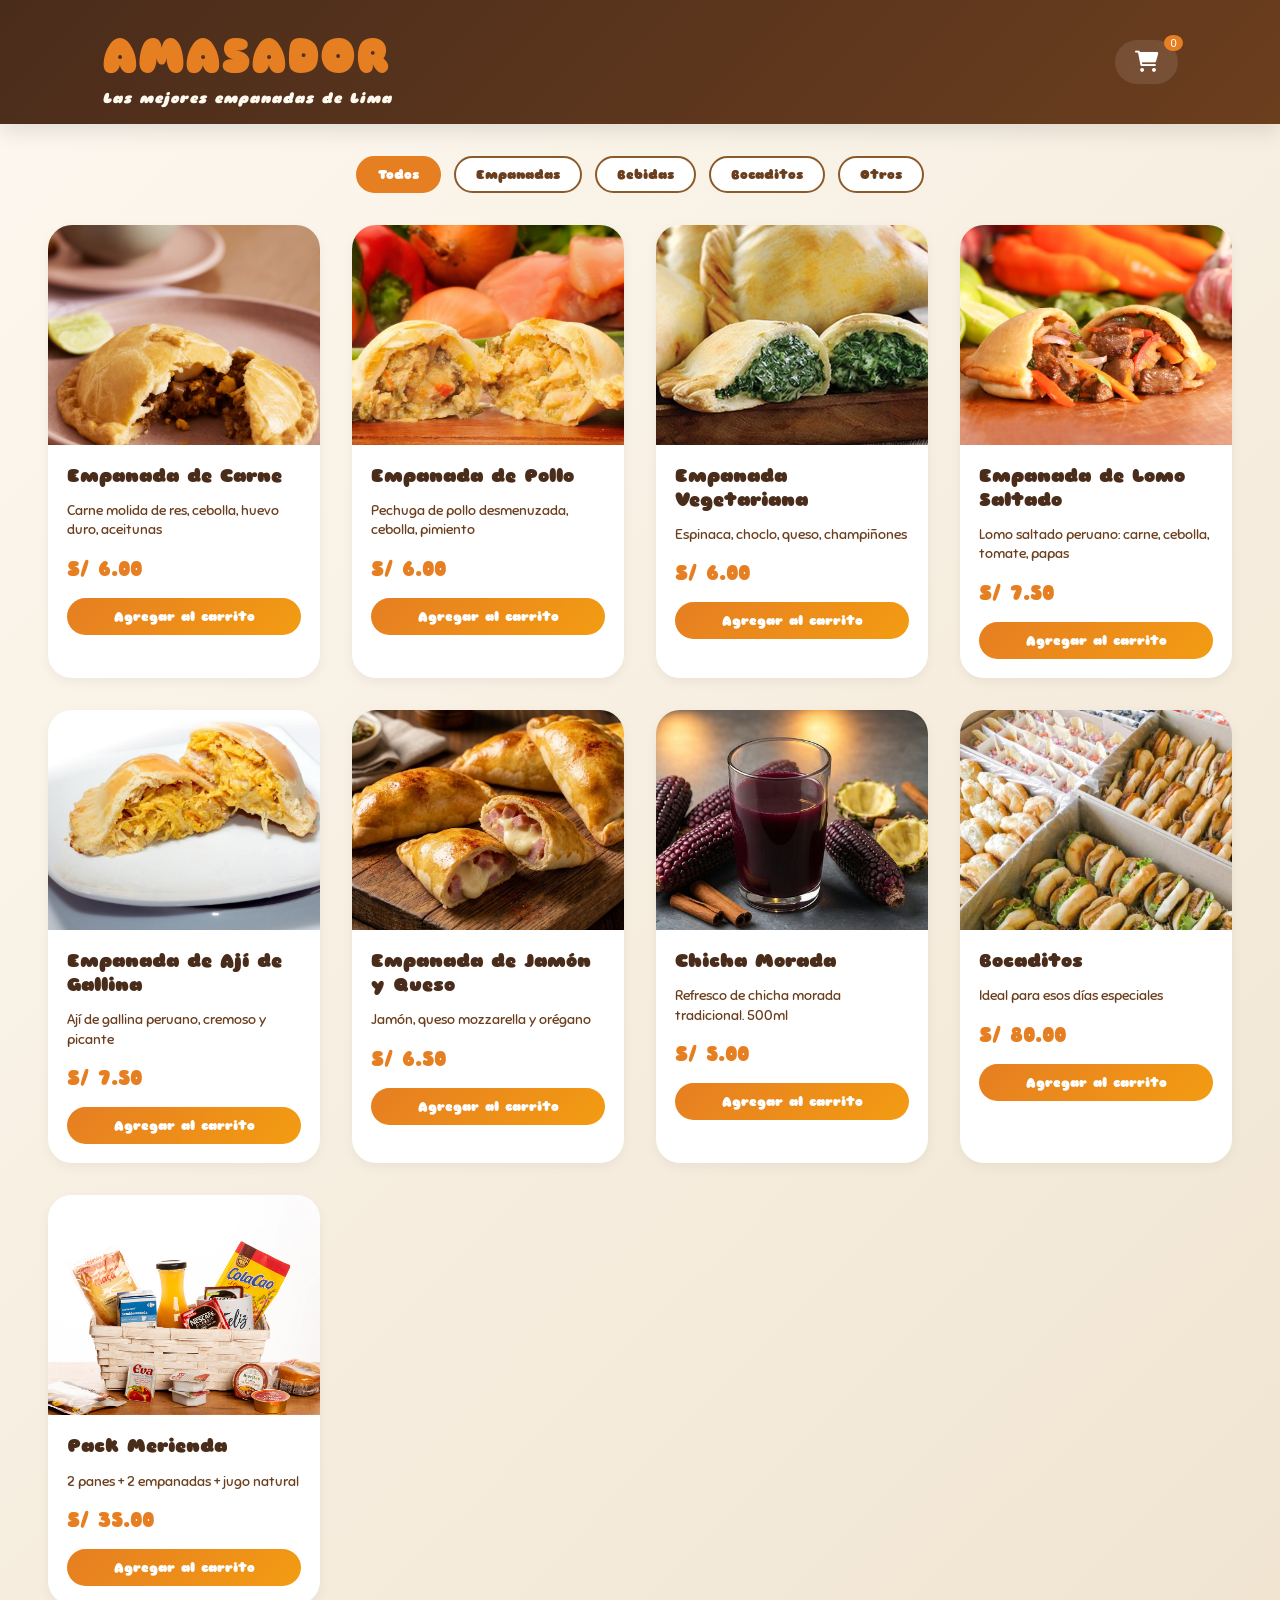
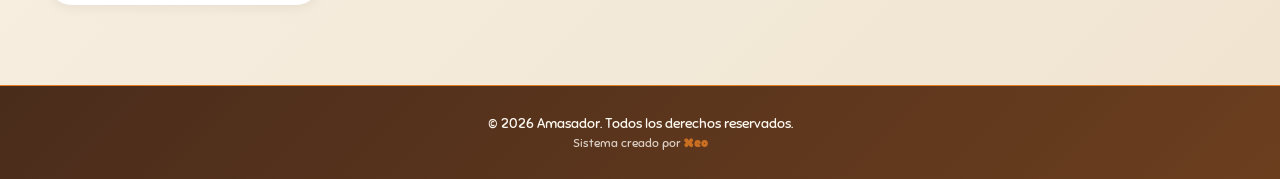
<file: index.html>
<!DOCTYPE html>
<html lang="es">
<head>
    <meta charset="UTF-8">
    <meta name="viewport" content="width=device-width, initial-scale=1.0, user-scalable=yes">
    <title>Amasador | Delivery de Empanadas</title>
    <link rel="preconnect" href="https://fonts.googleapis.com">
    <link rel="preconnect" href="https://fonts.gstatic.com" crossorigin>
    <link href="https://fonts.googleapis.com/css2?family=Sniglet&display=swap" rel="stylesheet">
    <link rel="icon" href="data:image/svg+xml,<svg xmlns='http://www.w3.org/2000/svg' viewBox='0 0 100 100'><text y='.9em' font-size='90'>🥟</text></svg>">
    <link rel="stylesheet" href="css/style.css">
    <link rel="stylesheet" href="https://cdnjs.cloudflare.com/ajax/libs/font-awesome/6.0.0/css/all.min.css">
</head>
<body>

<nav class="navbar">
    <div class="nav-logo" id="logo-home">
        <div class="logo-texto">
            AMASADOR
            <span class="slogan">Las mejores empanadas de Lima</span>
        </div>
    </div>
    <div class="nav-icons">
        <button class="cart-btn" id="cart-btn">
            <i class="fas fa-shopping-cart"></i>
            <span id="cart-count" class="cart-count">0</span>
        </button>
    </div>
</nav>

<main class="contenedor-principal">
    <section id="seccion-tienda" class="seccion-contenido active">
        <div class="filtros">
            <button class="filtro-btn active" data-categoria="todos">Todos</button>
            <button class="filtro-btn" data-categoria="empanadas">Empanadas</button>
            <button class="filtro-btn" data-categoria="bebidas">Bebidas</button>
            <button class="filtro-btn" data-categoria="bocaditos">Bocaditos</button>
            <button class="filtro-btn" data-categoria="otros">Otros</button>
        </div>
        <div id="productos-grid" class="productos-grid"></div>
    </section>

    <section id="seccion-carrito" class="seccion-contenido">
        <div class="card-carrito">
            <div class="carrito-header">
                <h2><i class="fas fa-shopping-bag"></i> Tu pedido</h2>
                <button class="close-carrito" id="close-carrito"><i class="fas fa-times"></i></button>
            </div>
            <div id="carrito-items" class="carrito-items"></div>
            <div class="carrito-resumen">
                <div class="resumen-linea"><span>Subtotal:</span><span id="subtotal">S/ 0.00</span></div>
                <div class="resumen-linea"><span>Delivery:</span><span id="delivery">S/ 5.00</span></div>
                <div class="resumen-linea total"><span>Total:</span><span id="total-carrito">S/ 0.00</span></div>
            </div>
            <form id="formulario-cliente">
                <h3><i class="fas fa-user"></i> Datos de envío</h3>
                <div class="campo"><input type="text" id="cliente-nombre" placeholder="Nombre completo" required></div>
                <div class="campo"><input type="text" id="cliente-direccion" placeholder="Dirección de entrega" required></div>
                <div class="campo"><input type="tel" id="cliente-telefono" placeholder="Teléfono / WhatsApp" required></div>
                <div class="campo"><textarea id="cliente-notas" placeholder="Notas adicionales" rows="2"></textarea></div>
                <button type="submit" class="btn-confirmar" id="btn-confirmar"><i class="fas fa-check-circle"></i> Confirmar pedido</button>
            </form>
        </div>
    </section>
</main>

<div id="modal-exito" class="modal">
    <div class="modal-contenido">
        <i class="fas fa-check-circle" style="font-size: 60px; color: #27ae60;"></i>
        <h3>¡Pedido recibido!</h3>
        <p>Gracias por tu compra. En breve nos comunicaremos contigo.</p>
        <button id="cerrar-modal">Seguir comprando</button>
    </div>
</div>

<footer class="footer">
    <div class="footer-contenido">
        <p>&copy; 2026 Amasador. Todos los derechos reservados.</p>
        <p class="creditos">Sistema creado por <strong>Xeo</strong></p>
    </div>
</footer>

<script src="js/config.js"></script>
<script src="js/app.js"></script>
</body>
</html>
</file>
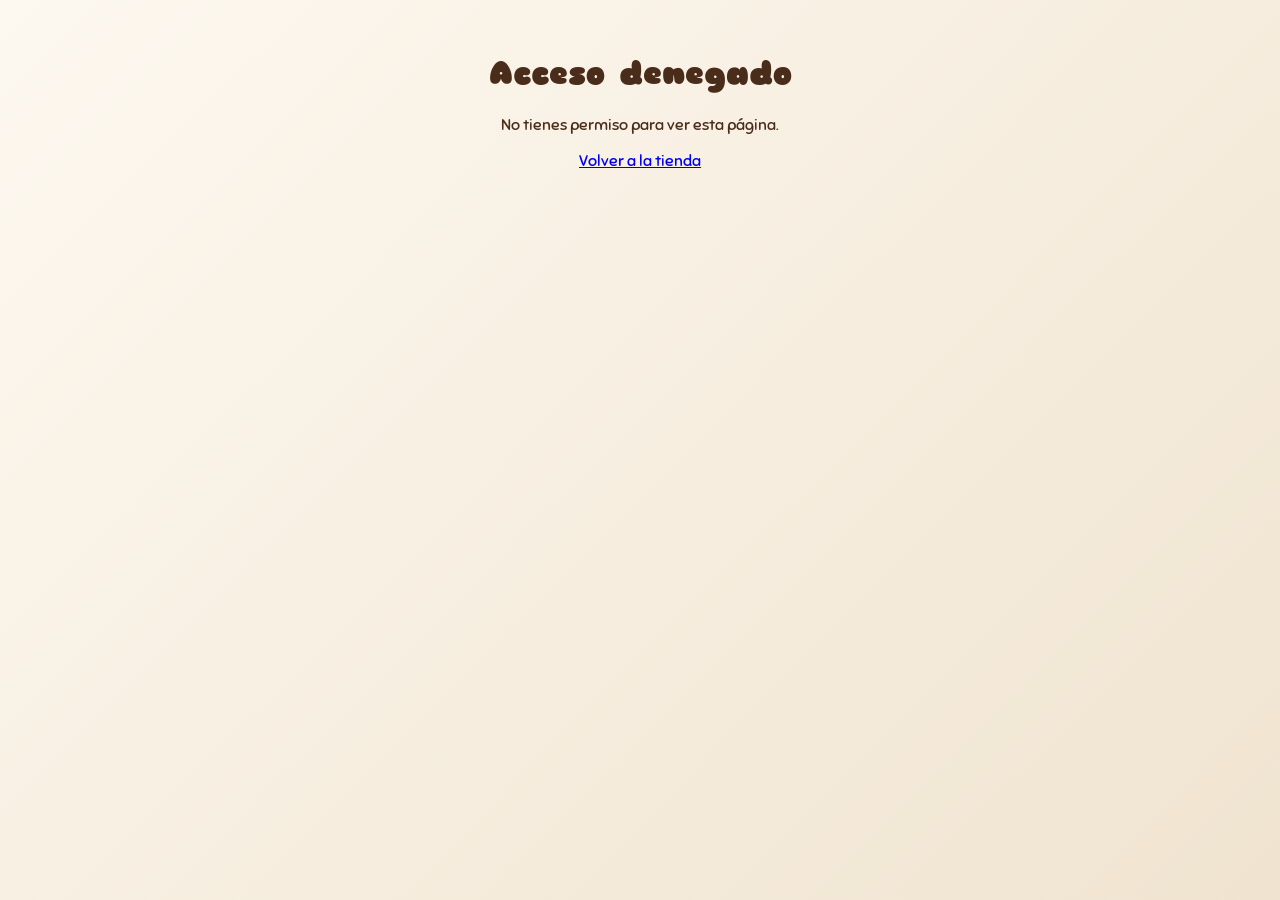
<file: admin.html>
<!DOCTYPE html>
<html lang="es">
<head>
    <meta charset="UTF-8">
    <meta name="viewport" content="width=device-width, initial-scale=1.0, user-scalable=yes">
    <title>Amasador | Panel de Pedidos</title>
    <link rel="preconnect" href="https://fonts.googleapis.com">
    <link rel="preconnect" href="https://fonts.gstatic.com" crossorigin>
    <link href="https://fonts.googleapis.com/css2?family=Sniglet&display=swap" rel="stylesheet">
    <link rel="icon" href="data:image/svg+xml,<svg xmlns='http://www.w3.org/2000/svg' viewBox='0 0 100 100'><text y='.9em' font-size='90'>🥟</text></svg>">
    <link rel="stylesheet" href="css/style.css">
    <link rel="stylesheet" href="https://cdnjs.cloudflare.com/ajax/libs/font-awesome/6.0.0/css/all.min.css">
</head>
<body>

<nav class="navbar">
    <div class="nav-logo">
        <div class="logo-texto">
            AMASADOR
            <span class="slogan">Panel de Administración</span>
        </div>
    </div>
    <div class="nav-icons">
        <a href="index.html" class="cart-btn" style="text-decoration: none; color: white;">
            <i class="fas fa-store"></i>
        </a>
    </div>
</nav>

<main class="contenedor-principal" style="flex: 1;">
    <section id="seccion-admin" class="seccion-contenido active">
        <div class="card card-wide">
            <header class="card-header-flex">
                <h2><i class="fas fa-clipboard-list"></i> Pedidos recibidos</h2>
                <button class="btn-secondary" id="btn-refrescar"><i class="fas fa-sync-alt"></i> Refrescar</button>
            </header>
            <div id="tarjetas-pedidos" class="tarjetas-grid">
                <div class="cargando-tarjetas">Cargando pedidos...</div>
            </div>
        </div>
    </section>
</main>

<footer class="footer">
    <div class="footer-contenido">
        <p>&copy; 2026 Amasador. Todos los derechos reservados.</p>
        <p class="creditos">Sistema creado por <strong>Xeo</strong></p>
    </div>
</footer>

<script src="js/config.js"></script>
<script src="js/admin.js"></script>
</body>
</html>
</file>
<file: css/style.css>
:root {
    --marron-oscuro: #4a2c1b;
    --marron-medio: #6b3e1e;
    --marron-claro: #8b5a2b;
    --crema: #fdf8f0;
    --crema-oscuro: #f5e6d3;
    --naranja: #e67e22;
    --naranja-claro: #f39c12;
    --verde-exito: #27ae60;
    --rojo-error: #e74c3c;
    --gris: #95a5a6;
    --sombra: 0 8px 20px rgba(0,0,0,0.1);
    --sombra-suave: 0 4px 12px rgba(0,0,0,0.05);
}

* { box-sizing: border-box; }

body {
    font-family: 'Sniglet', 'Segoe UI', 'Poppins', system-ui, sans-serif;
    margin: 0;
    background: linear-gradient(135deg, var(--crema) 0%, #f0e4d0 100%);
    min-height: 100vh;
    color: var(--marron-oscuro);
    display: flex;
    flex-direction: column;
}

/* Navbar fijo */
.navbar {
    background: linear-gradient(135deg, var(--marron-oscuro) 0%, var(--marron-medio) 100%);
    padding: 1rem 6%;
    display: flex;
    justify-content: space-between;
    align-items: center;
    position: sticky;
    top: 0;
    z-index: 1000;
    box-shadow: var(--sombra);
    flex-wrap: wrap;
    gap: 1rem;
    width: 100%;
}

.nav-logo {
    color: var(--naranja);
    font-weight: bold;
    cursor: pointer;
    margin-top: 0.8rem;
}

.logo-texto {
    font-size: 3rem;
    line-height: 1.2;
}

.slogan {
    font-size: 0.9rem;
    font-style: italic;
    letter-spacing: 1px;
    color: var(--crema);
    text-transform: none;
    display: block;
    margin-top: 4px;
}

.nav-icons {
    display: flex;
    gap: 1rem;
}

.cart-btn {
    background: rgba(255,255,255,0.1);
    border: none;
    color: white;
    font-size: 1.3rem;
    padding: 10px 20px;
    border-radius: 50px;
    cursor: pointer;
    transition: all 0.3s;
    position: relative;
}

.cart-btn:hover {
    background: var(--naranja);
    transform: translateY(-2px);
}

.cart-count {
    position: absolute;
    top: -5px;
    right: -5px;
    background: var(--naranja);
    color: white;
    font-size: 0.7rem;
    padding: 2px 6px;
    border-radius: 50%;
}

/* Contenedor principal fluido */
.contenedor-principal {
    width: 95%;
    max-width: 1600px;
    margin: 0 auto;
    padding: 0 1rem;
    flex: 1;
}

/* Secciones */
.seccion-contenido {
    display: none;
    padding: 2rem 0;
    animation: fadeIn 0.4s ease;
}

.seccion-contenido.active { display: block; }

/* Filtros */
.filtros {
    display: flex;
    justify-content: center;
    gap: 0.8rem;
    flex-wrap: wrap;
    margin-bottom: 2rem;
}

.filtro-btn {
    background: white;
    border: 2px solid var(--marron-claro);
    padding: 8px 20px;
    border-radius: 30px;
    cursor: pointer;
    font-weight: 600;
    transition: all 0.3s;
    color: var(--marron-medio);
    font-family: 'Sniglet', 'Segoe UI', sans-serif;
}

.filtro-btn.active, .filtro-btn:hover {
    background: var(--naranja);
    color: white;
    border-color: var(--naranja);
}

/* Productos grid */
.productos-grid {
    display: grid;
    grid-template-columns: repeat(4, 1fr);
    gap: 2rem;
}

@media (max-width: 1200px) {
    .productos-grid {
        grid-template-columns: repeat(3, 1fr);
    }
}

@media (max-width: 900px) {
    .productos-grid {
        grid-template-columns: repeat(2, 1fr);
    }
}

@media (max-width: 600px) {
    .productos-grid {
        grid-template-columns: 1fr;
    }
}

.tarjeta-producto {
    background: white;
    border-radius: 24px;
    overflow: hidden;
    box-shadow: var(--sombra-suave);
    transition: transform 0.3s;
    cursor: pointer;
}

.tarjeta-producto:hover {
    transform: translateY(-5px);
    box-shadow: var(--sombra);
}

.producto-imagen {
    width: 100%;
    height: 220px;
    background: var(--crema-oscuro);
    display: flex;
    align-items: center;
    justify-content: center;
    overflow: hidden;
}

.producto-imagen img {
    width: 100%;
    height: 100%;
    object-fit: cover;
}

.producto-info {
    padding: 1.2rem;
}

.producto-nombre {
    font-size: 1.2rem;
    font-weight: bold;
    margin: 0 0 0.5rem 0;
    color: var(--marron-oscuro);
}

.producto-descripcion {
    font-size: 0.85rem;
    color: var(--marron-medio);
    margin-bottom: 1rem;
    line-height: 1.4;
}

.producto-precio {
    font-size: 1.3rem;
    font-weight: bold;
    color: var(--naranja);
    margin-bottom: 1rem;
}

.btn-agregar {
    width: 100%;
    padding: 10px;
    background: linear-gradient(135deg, var(--naranja), var(--naranja-claro));
    border: none;
    color: white;
    font-weight: bold;
    border-radius: 40px;
    cursor: pointer;
    transition: all 0.3s;
    font-family: 'Sniglet', 'Segoe UI', sans-serif;
}

.btn-agregar:hover {
    transform: scale(1.02);
    box-shadow: 0 4px 12px rgba(230,126,34,0.4);
}

/* Carrito centrado al 50% */
.card-carrito {
    background: white;
    border-radius: 28px;
    padding: 2rem;
    width: 50%;
    margin: 0 auto;
    box-shadow: var(--sombra);
}

.carrito-header {
    display: flex;
    justify-content: space-between;
    align-items: center;
    border-bottom: 2px solid var(--crema-oscuro);
    padding-bottom: 1rem;
    margin-bottom: 1rem;
}

.close-carrito {
    background: none;
    border: none;
    font-size: 1.5rem;
    cursor: pointer;
    color: var(--gris);
}

.carrito-items {
    max-height: 400px;
    overflow-y: auto;
}

.carrito-item {
    display: flex;
    align-items: center;
    gap: 1rem;
    padding: 1rem;
    border-bottom: 1px solid var(--crema-oscuro);
}

.carrito-item-imagen {
    width: 60px;
    height: 60px;
    border-radius: 12px;
    overflow: hidden;
    background: var(--crema-oscuro);
    flex-shrink: 0;
}

.carrito-item-imagen img {
    width: 100%;
    height: 100%;
    object-fit: cover;
    display: block;
}

.carrito-item-info {
    flex: 1;
}

.carrito-item-nombre {
    font-weight: bold;
}

.carrito-item-precio {
    color: var(--naranja);
    font-size: 0.9rem;
}

.carrito-item-cantidad {
    display: flex;
    align-items: center;
    gap: 0.5rem;
}

.cantidad-btn {
    background: var(--crema-oscuro);
    border: none;
    width: 28px;
    height: 28px;
    border-radius: 50%;
    cursor: pointer;
    font-weight: bold;
}

.remover-btn {
    background: none;
    border: none;
    color: var(--rojo-error);
    cursor: pointer;
    font-size: 1.1rem;
}

.carrito-vacio {
    text-align: center;
    padding: 2rem;
    color: var(--gris);
}

.carrito-resumen {
    margin: 1.5rem 0;
    padding: 1rem;
    background: var(--crema);
    border-radius: 16px;
}

.resumen-linea {
    display: flex;
    justify-content: space-between;
    margin-bottom: 0.5rem;
}

.resumen-linea.total {
    font-weight: bold;
    font-size: 1.2rem;
    border-top: 1px solid var(--crema-oscuro);
    padding-top: 0.5rem;
    margin-top: 0.5rem;
}

/* Formulario cliente */
.formulario-cliente h3 {
    margin-bottom: 1rem;
    color: var(--marron-oscuro);
}

.campo {
    margin-bottom: 1rem;
}

.campo input, .campo textarea {
    width: 100%;
    padding: 12px 16px;
    border: 2px solid var(--crema-oscuro);
    border-radius: 16px;
    font-size: 1rem;
    background: var(--crema);
    font-family: 'Sniglet', 'Segoe UI', sans-serif;
}

.campo input:focus, .campo textarea:focus {
    outline: none;
    border-color: var(--naranja);
}

.btn-confirmar {
    width: 100%;
    padding: 14px;
    background: linear-gradient(135deg, var(--verde-exito), #219a52);
    border: none;
    color: white;
    font-weight: bold;
    border-radius: 40px;
    font-size: 1.1rem;
    cursor: pointer;
    transition: all 0.3s;
    font-family: 'Sniglet', 'Segoe UI', sans-serif;
}

.btn-confirmar:hover {
    transform: translateY(-2px);
}

/* Admin - tarjetas de pedidos */
.tarjetas-grid {
    display: grid;
    grid-template-columns: repeat(auto-fill, minmax(320px, 1fr));
    gap: 1.5rem;
}

.tarjeta-pedido-admin {
    background: white;
    border-radius: 20px;
    padding: 1rem;
    border-left: 4px solid var(--naranja);
    box-shadow: var(--sombra-suave);
    display: flex;
    gap: 1rem;
}

.tarjeta-pedido-admin .pedido-imagen {
    width: 60px;
    height: 60px;
    border-radius: 12px;
    object-fit: cover;
    background: var(--crema-oscuro);
}

.tarjeta-pedido-admin .pedido-info {
    flex: 1;
}

.tarjeta-pedido-admin .pedido-info strong {
    color: var(--marron-oscuro);
    display: block;
    margin-bottom: 4px;
}

.tarjeta-pedido-admin .pedido-info div {
    font-size: 0.85rem;
    margin-bottom: 4px;
    display: flex;
    align-items: center;
    gap: 6px;
}

.tarjeta-pedido-admin .fecha {
    font-size: 0.7rem;
    color: var(--gris);
    margin-top: 6px;
}

.cargando-tarjetas, .sin-pedidos {
    text-align: center;
    padding: 2rem;
    color: var(--gris);
    grid-column: 1 / -1;
}

/* Modal de éxito */
.modal {
    display: none;
    position: fixed;
    top: 0;
    left: 0;
    width: 100%;
    height: 100%;
    background: rgba(0,0,0,0.5);
    z-index: 1000;
    align-items: center;
    justify-content: center;
}

.modal-contenido {
    background: white;
    padding: 2rem;
    border-radius: 28px;
    text-align: center;
    max-width: 400px;
    animation: slideIn 0.3s;
}

.modal-contenido button {
    margin-top: 1rem;
    padding: 10px 24px;
    background: var(--naranja);
    border: none;
    border-radius: 40px;
    color: white;
    cursor: pointer;
    font-family: 'Sniglet', 'Segoe UI', sans-serif;
}

/* Footer */
.footer {
    background: linear-gradient(135deg, var(--marron-oscuro) 0%, var(--marron-medio) 100%);
    color: var(--crema);
    text-align: center;
    padding: 1.5rem 1rem;
    margin-top: 3rem;
    font-size: 0.85rem;
    border-top: 1px solid var(--naranja);
}

.footer-contenido p {
    margin: 0.3rem 0;
}

.creditos {
    font-size: 0.75rem;
    opacity: 0.8;
}

.creditos strong {
    color: var(--naranja);
    font-weight: bold;
}

/* ========== BOTONES UNIFICADOS ========== */
.btn-secondary,
.btn-seguir-comprando {
    background: var(--naranja);
    color: white;
    border: none;
    padding: 10px 24px;
    font-size: 1rem;
    font-weight: bold;
    font-family: 'Sniglet', 'Segoe UI', sans-serif;
    border-radius: 40px;
    cursor: pointer;
    transition: all 0.3s ease;
    box-shadow: 0 2px 5px rgba(0,0,0,0.1);
    display: inline-flex;
    align-items: center;
    justify-content: center;
    gap: 8px;
}

.btn-secondary:hover,
.btn-seguir-comprando:hover {
    background: var(--naranja-claro);
    transform: translateY(-2px);
    box-shadow: 0 4px 12px rgba(230,126,34,0.4);
}

/* Ajustes específicos */
.carrito-vacio .btn-seguir-comprando {
    margin-top: 1rem;
}

/* Responsive */
@media (max-width: 768px) {
    .productos-grid {
        grid-template-columns: 1fr;
    }
    .navbar {
        position: sticky;
        justify-content: center;
        padding: 0.8rem 4%;
    }
    .nav-logo {
        margin: 0 auto;
        text-align: center;
        margin-top: 0.5rem;
    }
    .nav-icons {
        position: absolute;
        right: 4%;
        top: 50%;
        transform: translateY(-50%);
    }
    .contenedor-principal {
        width: 100%;
        padding: 0 1rem;
    }
    .logo-texto {
        font-size: 2.5rem;
    }
    .slogan {
        font-size: 0.6rem;
        letter-spacing: 1px;
    }
    .cart-btn {
        padding: 6px 12px;
        font-size: 1.2rem;
    }
    .cart-count {
        font-size: 0.6rem;
        padding: 1px 5px;
    }
    .card-carrito {
        width: 95%;
        margin: 0 auto;
        padding: 1rem;
    }
    .btn-secondary,
    .btn-seguir-comprando {
        padding: 8px 18px;
        font-size: 0.9rem;
    }
    .footer {
        padding: 1rem;
        font-size: 0.75rem;
        margin-top: 2rem;
    }
}

@media (min-width: 1200px) {
    .navbar {
        padding: 1rem 8%;
    }
}

@keyframes fadeIn {
    from { opacity: 0; transform: translateY(10px); }
    to { opacity: 1; transform: translateY(0); }
}

@keyframes slideIn {
    from { transform: translateY(-30px); opacity: 0; }
    to { transform: translateY(0); opacity: 1; }
}
</file>
